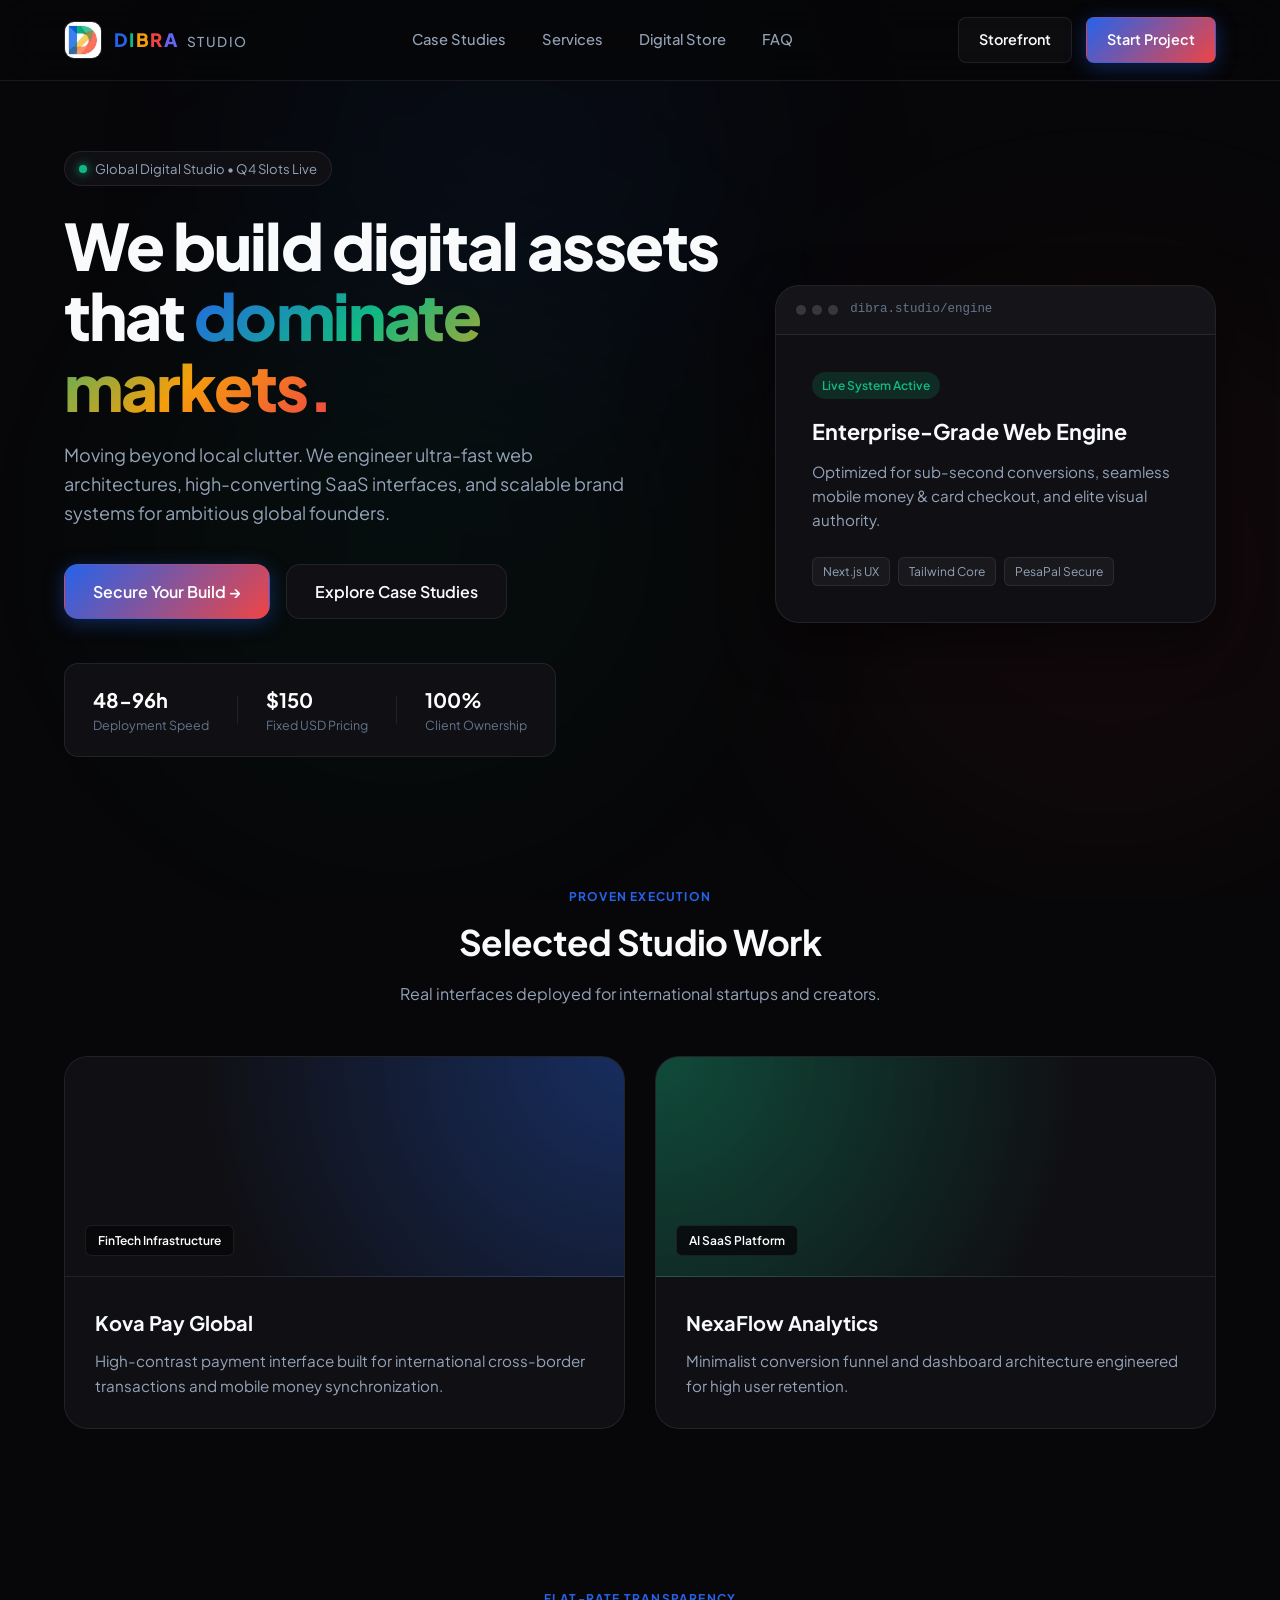
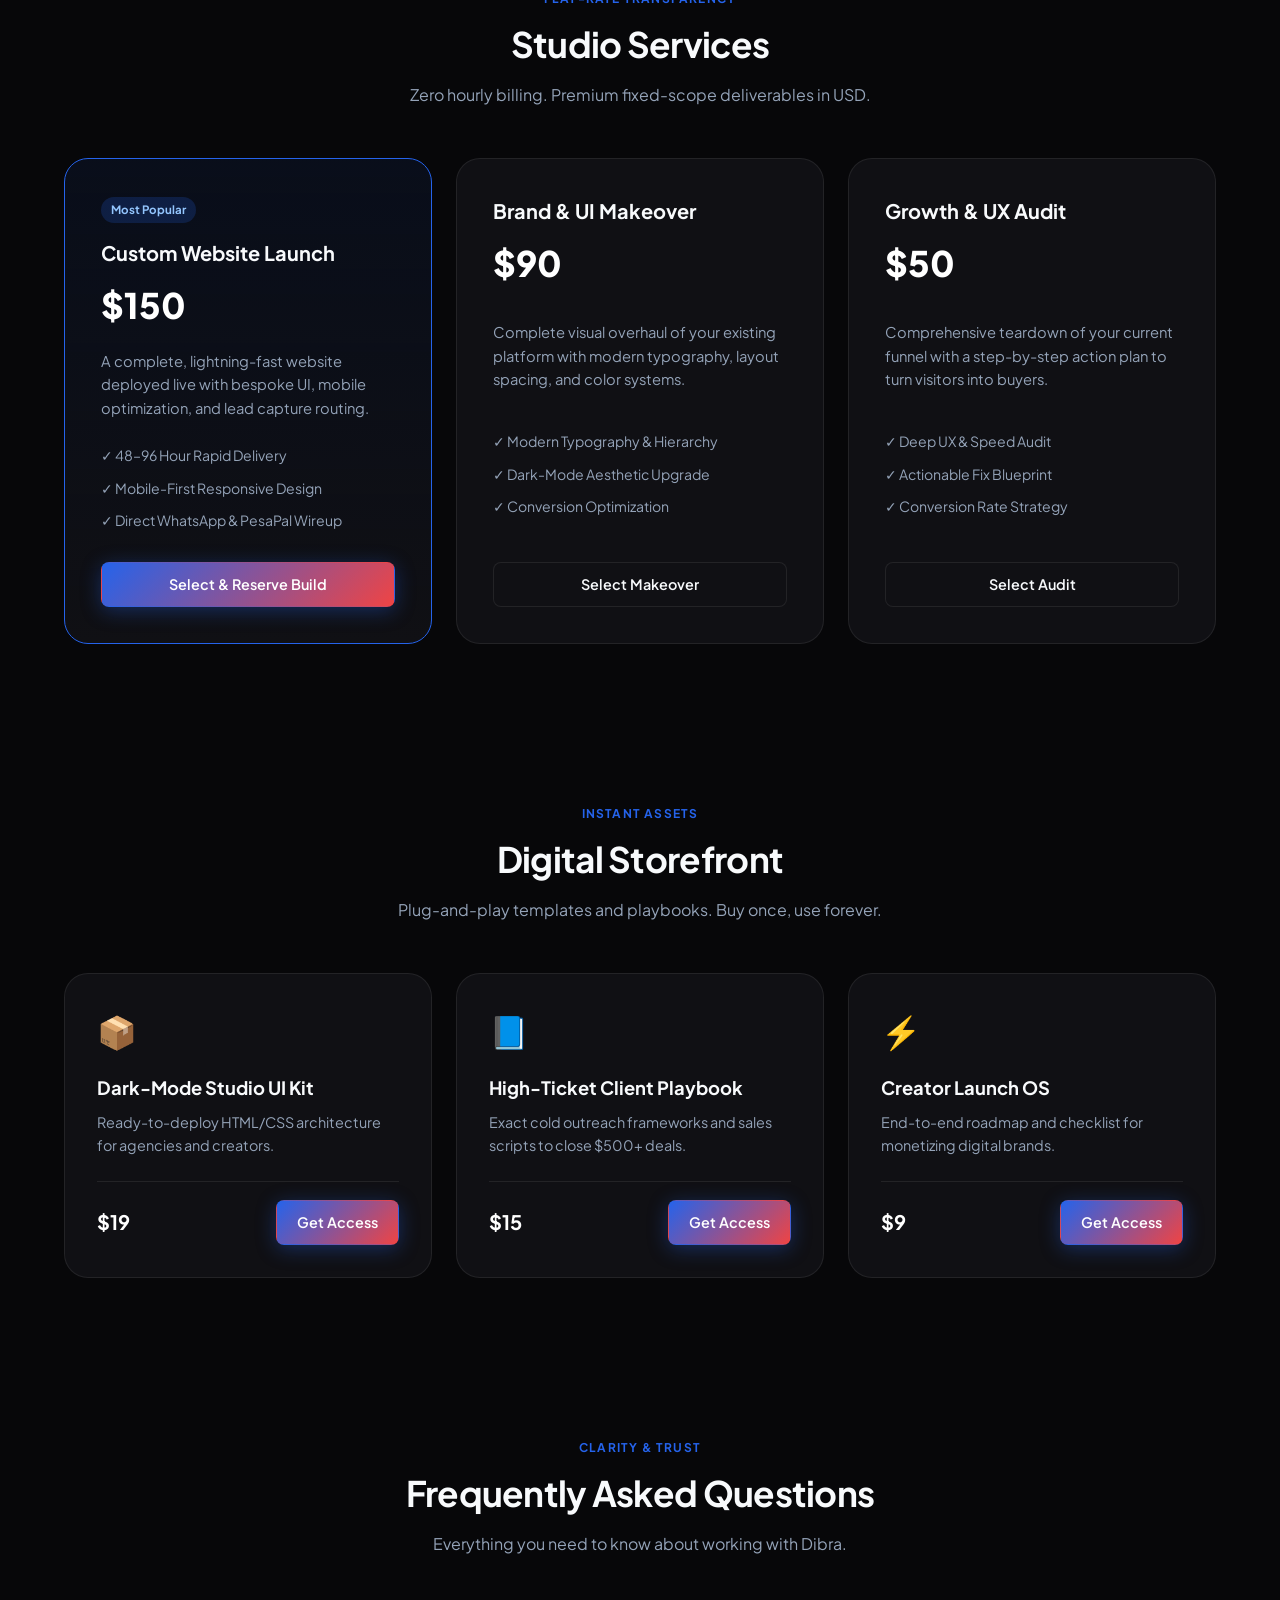
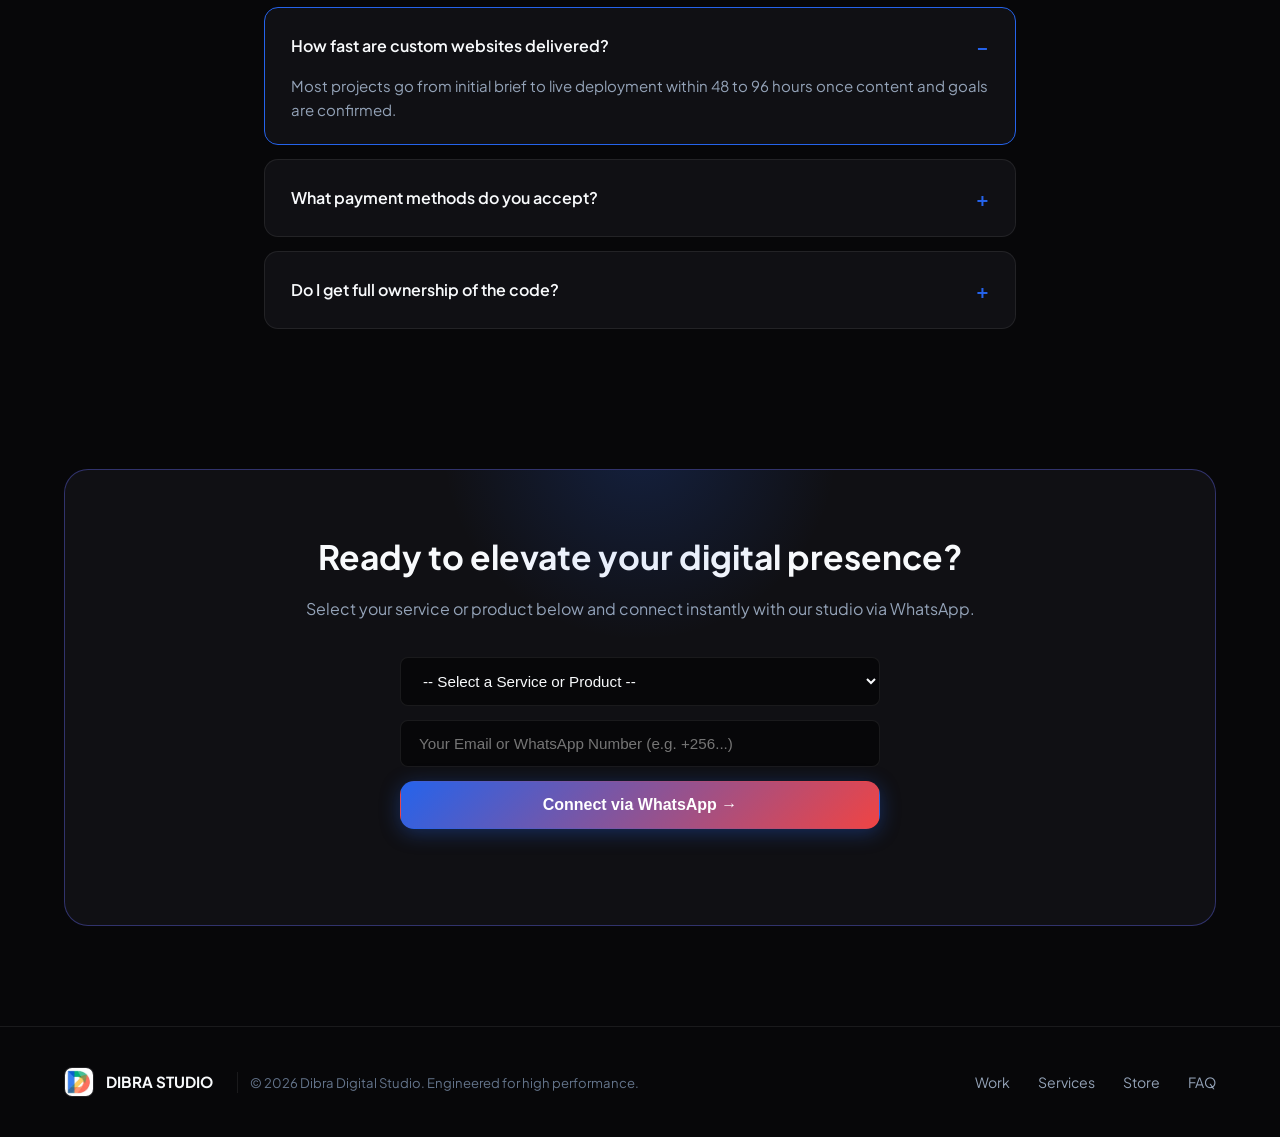
<file: index.html>
<!DOCTYPE html>
<html lang="en" class="scroll-smooth">
<head>
  <meta charset="UTF-8" />
  <meta name="viewport" content="width=device-width, initial-scale=1.0" />
  <meta name="google-site-verification" content="zFpDQ5dIq-72U4ELE1WVCYw-OJoLM57N2l23M0TVz68" />
  <title>DIBRA STUDIO — High-Converting Web Architecture & Digital Products</title>
  <meta name="description" content="Dibra Digital Studio crafts ultra-fast websites, brand systems, and plug-and-play digital kits engineered for conversion. Fixed USD pricing with 48–96h delivery." />
  <meta name="keywords" content="web design studio, SaaS landing page design, UI kit, digital storefront, custom website launch, Dibra Studio" />
  <meta name="robots" content="index, follow" />
  <link rel="canonical" href="https://dibra-site.xonearma.workers.dev/" />

  <!-- Google Tag Manager -->
  <script>
  (function(w,d,s,l,i){w[l]=w[l]||[];w[l].push({'gtm.start':
  new Date().getTime(),event:'gtm.js'});var f=d.getElementsByTagName(s)[0],
  j=d.createElement(s),dl=l!='dataLayer'?'&l='+l:'';j.async=true;j.src=
  'https://www.googletagmanager.com/gtm.js?id='+i+dl;f.parentNode.insertBefore(j,f);
  })(window,document,'script','dataLayer','GTM-T68ZVZ82');
  </script>
  <!-- End Google Tag Manager -->

  <!-- Google Analytics 4 -->
  <script async src="https://www.googletagmanager.com/gtag/js?id=G-DK89D9LPX7"></script>
  <script>
    window.dataLayer = window.dataLayer || [];
    function gtag(){dataLayer.push(arguments);}
    gtag('js', new Date());
    gtag('config', 'G-DK89D9LPX7');
  </script>
  <!-- End Google Analytics 4 -->

  <!-- Favicon (Uses your geometric D logo) -->
  <link rel="icon" type="image/jpeg" href="logo.jpg" />

  <!-- Open Graph / Social Sharing Previews (WhatsApp, LinkedIn, X) -->
  <meta property="og:type" content="website" />
  <meta property="og:url" content="https://dibra-site.xonearma.workers.dev/" />
  <meta property="og:title" content="DIBRA STUDIO — Digital Product & Web Studio" />
  <meta property="og:description" content="Ultra-fast web architectures, SaaS interfaces, and creator systems built for speed, authority, and revenue." />
  <meta property="og:image" content="https://dibra-site.xonearma.workers.dev/logo.jpg" />

  <!-- Twitter / X Card -->
  <meta name="twitter:card" content="summary_large_image" />
  <meta name="twitter:title" content="DIBRA STUDIO — Digital Product & Web Studio" />
  <meta name="twitter:description" content="High-converting websites & digital products with 48–96h rapid deployment." />
  <meta name="twitter:image" content="https://dibra-site.xonearma.workers.dev/logo.jpg" />

  <!-- Schema.org Structured Data for Google Rich Results -->
  <script type="application/ld+json">
  {
    "@context": "https://schema.org",
    "@type": "ProfessionalService",
    "name": "Dibra Digital Studio",
    "url": "https://dibra-site.xonearma.workers.dev/",
    "logo": "https://dibra-site.xonearma.workers.dev/logo.jpg",
    "description": "High-converting web architecture, brand systems, and digital products.",
    "priceRange": "$9 - $300"
  }
  </script>

  <link rel="preconnect" href="https://fonts.googleapis.com">
  <link rel="preconnect" href="https://fonts.gstatic.com" crossorigin>
  <link href="https://fonts.googleapis.com/css2?family=Plus+Jakarta+Sans:wght@400;500;600;700;800&display=swap" rel="stylesheet">
  <link rel="stylesheet" href="styles.css" />
</head>

<body>

  <!-- Google Tag Manager (noscript) -->
  <noscript>
    <iframe src="https://www.googletagmanager.com/ns.html?id=GTM-T68ZVZ82"
    height="0" width="0" style="display:none;visibility:hidden"></iframe>
  </noscript>
  <!-- End Google Tag Manager (noscript) -->

  <!-- Ambient Mesh Background -->
  <div class="mesh-bg" aria-hidden="true">
    <div class="mesh-ball ball-1"></div>
    <div class="mesh-ball ball-2"></div>
    <div class="mesh-ball ball-3"></div>
  </div>

  <!-- Modern Floating Header -->
  <header class="navbar" id="navbar">
    <div class="container nav-container">
      <a href="#" class="brand">
        <!-- Logo Image Integration -->
        <div class="brand-logo-wrap">
          <img src="logo.jpg" alt="Dibra Logo" class="brand-logo-img" />
        </div>
        <span class="brand-text">
          <span class="letter-d">D</span><span class="letter-i">I</span><span class="letter-b">B</span><span class="letter-r">R</span><span class="letter-a">A</span> <span class="brand-sub">STUDIO</span>
        </span>
      </a>

      <nav class="nav-links" id="nav-links" aria-label="Main Navigation">
        <a href="#work">Case Studies</a>
        <a href="#services">Services</a>
        <a href="#store">Digital Store</a>
        <a href="#faq">FAQ</a>
      </nav>

      <div class="nav-actions">
        <a href="#store" class="btn btn-glass">Storefront</a>
        <a href="#contact" class="btn btn-primary">Start Project</a>
        <button class="mobile-toggle" id="mobile-toggle" aria-label="Toggle Menu" aria-expanded="false">
          <span></span>
          <span></span>
          <span></span>
        </button>
      </div>
    </div>
  </header>

  <main>
    <!-- Hero Section -->
    <section class="hero-new">
      <div class="container hero-grid-layout">
        <div class="hero-content">
          <div class="pill-badge">
            <span class="badge-dot"></span>
            <span>Global Digital Studio • Q4 Slots Live</span>
          </div>

          <h1 class="hero-headline">
            We build digital assets that <span class="gradient-text">dominate markets.</span>
          </h1>

          <p class="hero-desc">
            Moving beyond local clutter. We engineer ultra-fast web architectures, high-converting SaaS interfaces, and scalable brand systems for ambitious global founders.
          </p>

          <div class="hero-action-row">
            <a href="#contact" class="btn btn-primary btn-xl">Secure Your Build →</a>
            <a href="#work" class="btn btn-outline btn-xl">Explore Case Studies</a>
          </div>

          <div class="hero-stats-row">
            <div class="stat-box">
              <span class="stat-num">48-96h</span>
              <span class="stat-lbl">Deployment Speed</span>
            </div>
            <div class="stat-sep"></div>
            <div class="stat-box">
              <span class="stat-num">$150</span>
              <span class="stat-lbl">Fixed USD Pricing</span>
            </div>
            <div class="stat-sep"></div>
            <div class="stat-box">
              <span class="stat-num">100%</span>
              <span class="stat-lbl">Client Ownership</span>
            </div>
          </div>
        </div>

        <!-- Interactive Visual Showcase Card -->
        <div class="hero-visual-card">
          <div class="visual-card-header">
            <div class="mac-dots"><span></span><span></span><span></span></div>
            <span class="url-bar">dibra.studio/engine</span>
          </div>
          <div class="visual-card-body">
            <div class="preview-hero-badge">Live System Active</div>
            <h3>Enterprise-Grade Web Engine</h3>
            <p>Optimized for sub-second conversions, seamless mobile money & card checkout, and elite visual authority.</p>
            <div class="mini-tags">
              <span>Next.js UX</span>
              <span>Tailwind Core</span>
              <span>PesaPal Secure</span>
            </div>
          </div>
        </div>
      </div>
    </section>

    <!-- Case Studies / Selected Work -->
    <section class="section-padded" id="work">
      <div class="container">
        <div class="section-title-wrap">
          <span class="section-tag">PROVEN EXECUTION</span>
          <h2>Selected Studio Work</h2>
          <p>Real interfaces deployed for international startups and creators.</p>
        </div>

        <div class="projects-grid">
          <div class="project-card">
            <div class="project-thumb thumb-1">
              <span class="project-tag">FinTech Infrastructure</span>
            </div>
            <div class="project-body">
              <h3>Kova Pay Global</h3>
              <p>High-contrast payment interface built for international cross-border transactions and mobile money synchronization.</p>
            </div>
          </div>

          <div class="project-card">
            <div class="project-thumb thumb-2">
              <span class="project-tag">AI SaaS Platform</span>
            </div>
            <div class="project-body">
              <h3>NexaFlow Analytics</h3>
              <p>Minimalist conversion funnel and dashboard architecture engineered for high user retention.</p>
            </div>
          </div>
        </div>
      </div>
    </section>

    <!-- Services & Pricing Section -->
    <section class="section-padded" id="services">
      <div class="container">
        <div class="section-title-wrap">
          <span class="section-tag">FLAT-RATE TRANSPARENCY</span>
          <h2>Studio Services</h2>
          <p>Zero hourly billing. Premium fixed-scope deliverables in USD.</p>
        </div>

        <div class="pricing-grid">
          <div class="price-card featured-highlight">
            <div class="price-header">
              <span class="card-badge-top">Most Popular</span>
              <h3>Custom Website Launch</h3>
              <div class="price-tag">$150</div>
            </div>
            <p>A complete, lightning-fast website deployed live with bespoke UI, mobile optimization, and lead capture routing.</p>
            <ul class="feature-checklist">
              <li>✓ 48–96 Hour Rapid Delivery</li>
              <li>✓ Mobile-First Responsive Design</li>
              <li>✓ Direct WhatsApp & PesaPal Wireup</li>
            </ul>
            <a href="#contact" class="btn btn-primary select-service" data-service="Custom Website Launch ($150)">Select & Reserve Build</a>
          </div>

          <div class="price-card">
            <div class="price-header">
              <h3>Brand & UI Makeover</h3>
              <div class="price-tag">$90</div>
            </div>
            <p>Complete visual overhaul of your existing platform with modern typography, layout spacing, and color systems.</p>
            <ul class="feature-checklist">
              <li>✓ Modern Typography & Hierarchy</li>
              <li>✓ Dark-Mode Aesthetic Upgrade</li>
              <li>✓ Conversion Optimization</li>
            </ul>
            <a href="#contact" class="btn btn-outline select-service" data-service="Brand & UI Makeover ($90)">Select Makeover</a>
          </div>

          <div class="price-card">
            <div class="price-header">
              <h3>Growth & UX Audit</h3>
              <div class="price-tag">$50</div>
            </div>
            <p>Comprehensive teardown of your current funnel with a step-by-step action plan to turn visitors into buyers.</p>
            <ul class="feature-checklist">
              <li>✓ Deep UX & Speed Audit</li>
              <li>✓ Actionable Fix Blueprint</li>
              <li>✓ Conversion Rate Strategy</li>
            </ul>
            <a href="#contact" class="btn btn-outline select-service" data-service="Conversion & UX Audit ($50)">Select Audit</a>
          </div>
        </div>
      </div>
    </section>

    <!-- Digital Storefront Section -->
    <section class="section-padded" id="store">
      <div class="container">
        <div class="section-title-wrap">
          <span class="section-tag">INSTANT ASSETS</span>
          <h2>Digital Storefront</h2>
          <p>Plug-and-play templates and playbooks. Buy once, use forever.</p>
        </div>

        <div class="store-grid">
          <div class="store-card">
            <div class="store-icon">📦</div>
            <h3>Dark-Mode Studio UI Kit</h3>
            <p>Ready-to-deploy HTML/CSS architecture for agencies and creators.</p>
            <div class="store-footer">
              <span class="item-price">$19</span>
              <a href="#contact" class="btn btn-primary select-service" data-service="Digital Product: Dark-Mode Studio UI Kit ($19)">Get Access</a>
            </div>
          </div>

          <div class="store-card">
            <div class="store-icon">📘</div>
            <h3>High-Ticket Client Playbook</h3>
            <p>Exact cold outreach frameworks and sales scripts to close $500+ deals.</p>
            <div class="store-footer">
              <span class="item-price">$15</span>
              <a href="#contact" class="btn btn-primary select-service" data-service="Digital Product: High-Ticket Client Playbook ($15)">Get Access</a>
            </div>
          </div>

          <div class="store-card">
            <div class="store-icon">⚡</div>
            <h3>Creator Launch OS</h3>
            <p>End-to-end roadmap and checklist for monetizing digital brands.</p>
            <div class="store-footer">
              <span class="item-price">$9</span>
              <a href="#contact" class="btn btn-primary select-service" data-service="Digital Product: Creator Launch OS ($9)">Get Access</a>
            </div>
          </div>
        </div>
      </div>
    </section>

    <!-- FAQ Accordion Section -->
    <section class="section-padded" id="faq">
      <div class="container" style="max-width: 800px;">
        <div class="section-title-wrap">
          <span class="section-tag">CLARITY & TRUST</span>
          <h2>Frequently Asked Questions</h2>
          <p>Everything you need to know about working with Dibra.</p>
        </div>

        <div class="faq-stack">
          <details class="faq-box" open>
            <summary>How fast are custom websites delivered?</summary>
            <p>Most projects go from initial brief to live deployment within 48 to 96 hours once content and goals are confirmed.</p>
          </details>
          <details class="faq-box">
            <summary>What payment methods do you accept?</summary>
            <p>We accept secure payments via PesaPal (supporting MTN & Airtel Mobile Money as well as global Visa/Mastercard cards).</p>
          </details>
          <details class="faq-box">
            <summary>Do I get full ownership of the code?</summary>
            <p>100%. You receive complete ownership of all repositories and assets with zero monthly platform lock-ins.</p>
          </details>
        </div>
      </div>
    </section>

    <!-- Conversion Booking Section -->
    <section class="cta-section" id="contact">
      <div class="container">
        <div class="cta-card-modern">
          <div class="cta-glow"></div>
          <h2>Ready to elevate your digital presence?</h2>
          <p>Select your service or product below and connect instantly with our studio via WhatsApp.</p>

          <form class="cta-form-modern" id="order-form">
            <select id="selected-item" required class="form-input-box">
              <option value="" disabled selected>-- Select a Service or Product --</option>
              <optgroup label="Studio Services">
                <option value="Custom Website Launch ($150)">Custom Website Launch — $150</option>
                <option value="Brand & UI Makeover ($90)">Brand & UI Makeover — $90</option>
                <option value="Conversion & UX Audit ($50)">Conversion & UX Audit — $50</option>
              </optgroup>
              <optgroup label="Digital Storefront">
                <option value="Digital Product: Dark-Mode Studio UI Kit ($19)">Dark-Mode Studio UI Kit — $19</option>
                <option value="Digital Product: High-Ticket Client Playbook ($15)">High-Ticket Client Playbook — $15</option>
                <option value="Digital Product: Creator Launch OS ($9)">Creator Launch OS — $9</option>
              </optgroup>
            </select>

            <input type="text" id="client-contact" class="form-input-box" placeholder="Your Email or WhatsApp Number (e.g. +256...)" required />

            <button type="submit" class="btn btn-primary btn-xl" style="width: 100%;">Connect via WhatsApp →</button>
          </form>
          <p class="form-feedback" id="form-feedback" role="status" aria-live="polite"></p>
        </div>
      </div>
    </section>
  </main>

  <!-- Modern Footer -->
  <footer class="footer-modern">
    <div class="container footer-flex">
      <div class="footer-brand-info">
        <div class="brand-logo-wrap small">
          <img src="logo.jpg" alt="Dibra Logo" class="brand-logo-img" />
        </div>
        <span>DIBRA STUDIO</span>
        <p>© 2026 Dibra Digital Studio. Engineered for high performance.</p>
      </div>
      <div class="footer-nav-links">
        <a href="#work">Work</a>
        <a href="#services">Services</a>
        <a href="#store">Store</a>
        <a href="#faq">FAQ</a>
      </div>
    </div>
  </footer>

  <script src="app.js"></script>
</body>
</html>
</file>
<file: styles.css>
/* Modern Design Tokens */
:root {
  --bg-dark: #070709;
  --bg-surface: #101014;
  --bg-surface-hover: #16161c;
  --border-color: rgba(255, 255, 255, 0.08);
  --border-glow: rgba(99, 102, 241, 0.4);
  
  --text-main: #f8fafc;
  --text-muted: #94a3b8;
  --text-dim: #64748b;
  
  /* Logo Color Palette */
  --logo-blue: #2563eb;
  --logo-green: #10b981;
  --logo-yellow: #f59e0b;
  --logo-coral: #ef4444;
  
  --accent-indigo: #6366f1;
  --success-green: #10b981;
  
  --radius-sm: 8px;
  --radius-md: 14px;
  --radius-lg: 24px;
  --transition: all 0.3s cubic-bezier(0.16, 1, 0.3, 1);
}

*, *::before, *::after {
  box-sizing: border-box;
  margin: 0;
  padding: 0;
}

html {
  scroll-behavior: smooth;
  scroll-padding-top: 96px;
}

body {
  font-family: 'Plus Jakarta Sans', -apple-system, BlinkMacSystemFont, sans-serif;
  background-color: var(--bg-dark);
  color: var(--text-main);
  line-height: 1.6;
  overflow-x: hidden;
  -webkit-font-smoothing: antialiased;
}

.container {
  width: 100%;
  max-width: 1200px;
  margin: 0 auto;
  padding: 0 24px;
}

/* Ambient Mesh Background */
.mesh-bg {
  position: fixed;
  top: 0;
  left: 0;
  width: 100vw;
  height: 100vh;
  overflow: hidden;
  pointer-events: none;
  z-index: -1;
  opacity: 0.4;
}

.mesh-ball {
  position: absolute;
  border-radius: 50%;
  filter: blur(120px);
}

.ball-1 {
  top: -10%;
  left: 20%;
  width: 500px;
  height: 500px;
  background: rgba(37, 99, 235, 0.15);
}

.ball-2 {
  top: 30%;
  right: -10%;
  width: 600px;
  height: 600px;
  background: rgba(239, 68, 68, 0.12);
}

.ball-3 {
  bottom: 10%;
  left: 10%;
  width: 550px;
  height: 550px;
  background: rgba(16, 185, 129, 0.1);
}

/* Navbar */
.navbar {
  position: sticky;
  top: 0;
  z-index: 100;
  background: rgba(7, 7, 9, 0.85);
  backdrop-filter: blur(20px);
  border-bottom: 1px solid var(--border-color);
}

.nav-container {
  display: flex;
  align-items: center;
  justify-content: space-between;
  height: 80px;
}

.brand {
  display: flex;
  align-items: center;
  gap: 12px;
  text-decoration: none;
}

.brand-logo-wrap {
  width: 38px;
  height: 38px;
  border-radius: 10px;
  overflow: hidden;
  background: var(--bg-surface);
  border: 1px solid var(--border-color);
  display: flex;
  align-items: center;
  justify-content: center;
}

.brand-logo-wrap.small {
  width: 30px;
  height: 30px;
  border-radius: 8px;
}

.brand-logo-img {
  width: 100%;
  height: 100%;
  object-fit: cover;
}

.brand-text {
  font-weight: 800;
  font-size: 1.15rem;
  letter-spacing: 0.08em;
  color: #fff;
}

/* Multi-colored brand letters matching logo geometry */
.letter-d { color: var(--logo-blue); }
.letter-i { color: var(--logo-green); }
.letter-b { color: var(--logo-yellow); }
.letter-r { color: var(--logo-coral); }
.letter-a { color: var(--accent-indigo); }

.brand-sub {
  color: var(--text-muted);
  font-weight: 500;
  font-size: 0.85rem;
  margin-left: 4px;
}

.nav-links {
  display: flex;
  gap: 36px;
}

.nav-links a {
  color: var(--text-muted);
  text-decoration: none;
  font-size: 0.92rem;
  font-weight: 500;
  transition: var(--transition);
}

.nav-links a:hover {
  color: #fff;
}

.nav-actions {
  display: flex;
  align-items: center;
  gap: 14px;
}

/* Buttons */
.btn {
  display: inline-flex;
  align-items: center;
  justify-content: center;
  padding: 10px 20px;
  border-radius: var(--radius-sm);
  font-size: 0.9rem;
  font-weight: 600;
  text-decoration: none;
  cursor: pointer;
  border: 1px solid transparent;
  transition: var(--transition);
}

.btn-xl {
  padding: 14px 28px;
  font-size: 1rem;
  border-radius: var(--radius-md);
}

.btn-primary {
  background: linear-gradient(135deg, var(--logo-blue), var(--logo-coral));
  color: #fff;
  box-shadow: 0 4px 20px rgba(37, 99, 235, 0.35);
}

.btn-primary:hover {
  transform: translateY(-2px);
  box-shadow: 0 6px 25px rgba(239, 68, 68, 0.4);
}

.btn-glass {
  background: rgba(255, 255, 255, 0.03);
  color: var(--text-main);
  border: 1px solid var(--border-color);
}

.btn-glass:hover {
  background: rgba(255, 255, 255, 0.07);
}

.btn-outline {
  background: var(--bg-surface);
  color: var(--text-main);
  border-color: var(--border-color);
}

.btn-outline:hover {
  background: var(--bg-surface-hover);
  border-color: rgba(255, 255, 255, 0.2);
}

/* Mobile Toggle */
.mobile-toggle {
  display: none;
  flex-direction: column;
  gap: 5px;
  background: none;
  border: none;
  cursor: pointer;
  padding: 6px;
}

.mobile-toggle span {
  width: 24px;
  height: 2px;
  background: #fff;
  transition: var(--transition);
}

/* Hero Section */
.hero-new {
  padding: 70px 0 50px;
}

.hero-grid-layout {
  display: grid;
  grid-template-columns: 1.2fr 0.8fr;
  gap: 50px;
  align-items: center;
}

.pill-badge {
  display: inline-flex;
  align-items: center;
  gap: 8px;
  padding: 6px 14px;
  border-radius: 999px;
  background: var(--bg-surface);
  border: 1px solid var(--border-color);
  font-size: 0.82rem;
  color: var(--text-muted);
  margin-bottom: 24px;
}

.badge-dot {
  width: 8px;
  height: 8px;
  border-radius: 50%;
  background: var(--success-green);
  box-shadow: 0 0 10px var(--success-green);
}

.hero-headline {
  font-size: clamp(2.5rem, 5vw, 4.2rem);
  font-weight: 800;
  line-height: 1.1;
  letter-spacing: -0.03em;
  margin-bottom: 20px;
}

.gradient-text {
  background: linear-gradient(135deg, var(--logo-blue) 0%, var(--logo-green) 35%, var(--logo-yellow) 70%, var(--logo-coral) 100%);
  -webkit-background-clip: text;
  -webkit-text-fill-color: transparent;
}

.hero-desc {
  font-size: 1.125rem;
  color: var(--text-muted);
  margin-bottom: 36px;
  max-width: 560px;
}

.hero-action-row {
  display: flex;
  gap: 16px;
  margin-bottom: 44px;
  flex-wrap: wrap;
}

.hero-stats-row {
  display: flex;
  align-items: center;
  gap: 28px;
  padding: 20px 28px;
  background: var(--bg-surface);
  border: 1px solid var(--border-color);
  border-radius: var(--radius-md);
  width: fit-content;
}

.stat-box {
  display: flex;
  flex-direction: column;
}

.stat-num {
  font-size: 1.25rem;
  font-weight: 700;
  color: #fff;
}

.stat-lbl {
  font-size: 0.78rem;
  color: var(--text-dim);
}

.stat-sep {
  width: 1px;
  height: 28px;
  background: var(--border-color);
}

/* Visual Card Widget */
.hero-visual-card {
  background: var(--bg-surface);
  border: 1px solid var(--border-color);
  border-radius: var(--radius-lg);
  overflow: hidden;
  box-shadow: 0 20px 50px rgba(0, 0, 0, 0.5);
  transition: var(--transition);
}

.hero-visual-card:hover {
  border-color: var(--border-glow);
}

.visual-card-header {
  background: rgba(255, 255, 255, 0.02);
  padding: 14px 20px;
  border-bottom: 1px solid var(--border-color);
  display: flex;
  align-items: center;
  gap: 12px;
}

.mac-dots {
  display: flex;
  gap: 6px;
}

.mac-dots span {
  width: 10px;
  height: 10px;
  border-radius: 50%;
  background: rgba(255, 255, 255, 0.15);
}

.url-bar {
  font-size: 0.78rem;
  color: var(--text-dim);
  font-family: monospace;
}

.visual-card-body {
  padding: 36px;
}

.preview-hero-badge {
  display: inline-block;
  font-size: 0.75rem;
  font-weight: 600;
  padding: 4px 10px;
  border-radius: 99px;
  background: rgba(16, 185, 129, 0.15);
  color: var(--success-green);
  margin-bottom: 16px;
}

.visual-card-body h3 {
  font-size: 1.35rem;
  margin-bottom: 10px;
}

.visual-card-body p {
  color: var(--text-muted);
  font-size: 0.95rem;
  margin-bottom: 24px;
}

.mini-tags {
  display: flex;
  gap: 8px;
  flex-wrap: wrap;
}

.mini-tags span {
  font-size: 0.75rem;
  padding: 4px 10px;
  border-radius: 6px;
  background: rgba(255, 255, 255, 0.04);
  border: 1px solid var(--border-color);
  color: var(--text-muted);
}

/* Sections General */
.section-padded {
  padding: 80px 0;
}

.section-title-wrap {
  text-align: center;
  max-width: 600px;
  margin: 0 auto 50px;
}

.section-tag {
  font-size: 0.75rem;
  font-weight: 700;
  letter-spacing: 0.1em;
  color: var(--logo-blue);
  text-transform: uppercase;
  margin-bottom: 8px;
  display: block;
}

.section-title-wrap h2 {
  font-size: 2.2rem;
  font-weight: 700;
  letter-spacing: -0.02em;
  margin-bottom: 10px;
}

.section-title-wrap p {
  color: var(--text-muted);
}

/* Projects Grid */
.projects-grid {
  display: grid;
  grid-template-columns: repeat(2, 1fr);
  gap: 30px;
}

.project-card {
  background: var(--bg-surface);
  border: 1px solid var(--border-color);
  border-radius: var(--radius-lg);
  overflow: hidden;
  transition: var(--transition);
}

.project-card:hover {
  border-color: var(--border-glow);
  transform: translateY(-4px);
}

.project-thumb {
  height: 220px;
  padding: 20px;
  display: flex;
  align-items: flex-end;
  border-bottom: 1px solid var(--border-color);
}

.thumb-1 {
  background: radial-gradient(circle at top right, rgba(37, 99, 235, 0.35), var(--bg-surface) 70%);
}

.thumb-2 {
  background: radial-gradient(circle at top left, rgba(16, 185, 129, 0.35), var(--bg-surface) 70%);
}

.project-tag {
  font-size: 0.75rem;
  font-weight: 600;
  padding: 5px 12px;
  border-radius: 6px;
  background: rgba(7, 7, 9, 0.8);
  border: 1px solid var(--border-color);
  color: #fff;
}

.project-body {
  padding: 30px;
}

.project-body h3 {
  font-size: 1.25rem;
  margin-bottom: 10px;
}

.project-body p {
  color: var(--text-muted);
  font-size: 0.95rem;
}

/* Pricing Grid */
.pricing-grid {
  display: grid;
  grid-template-columns: repeat(3, 1fr);
  gap: 24px;
}

.price-card {
  background: var(--bg-surface);
  border: 1px solid var(--border-color);
  border-radius: var(--radius-lg);
  padding: 36px;
  display: flex;
  flex-direction: column;
  justify-content: space-between;
  transition: var(--transition);
}

.price-card:hover {
  border-color: rgba(255, 255, 255, 0.2);
  transform: translateY(-4px);
}

.featured-highlight {
  border-color: var(--logo-blue);
  background: linear-gradient(180deg, rgba(37, 99, 235, 0.08) 0%, var(--bg-surface) 100%);
}

.card-badge-top {
  display: inline-block;
  font-size: 0.72rem;
  font-weight: 700;
  padding: 4px 10px;
  border-radius: 99px;
  background: rgba(37, 99, 235, 0.2);
  color: #93c5fd;
  margin-bottom: 14px;
}

.price-header h3 {
  font-size: 1.25rem;
  margin-bottom: 8px;
}

.price-tag {
  font-size: 2.2rem;
  font-weight: 800;
  color: #fff;
  margin-bottom: 16px;
}

.price-card p {
  color: var(--text-muted);
  font-size: 0.92rem;
  margin-bottom: 24px;
}

.feature-checklist {
  list-style: none;
  margin-bottom: 30px;
  display: flex;
  flex-direction: column;
  gap: 10px;
}

.feature-checklist li {
  font-size: 0.88rem;
  color: var(--text-muted);
}

/* Store Grid */
.store-grid {
  display: grid;
  grid-template-columns: repeat(3, 1fr);
  gap: 24px;
}

.store-card {
  background: var(--bg-surface);
  border: 1px solid var(--border-color);
  border-radius: var(--radius-lg);
  padding: 32px;
  display: flex;
  flex-direction: column;
  justify-content: space-between;
  transition: var(--transition);
}

.store-card:hover {
  border-color: var(--border-glow);
  transform: translateY(-4px);
}

.store-icon {
  font-size: 2rem;
  margin-bottom: 16px;
}

.store-card h3 {
  font-size: 1.15rem;
  margin-bottom: 8px;
}

.store-card p {
  color: var(--text-muted);
  font-size: 0.9rem;
  margin-bottom: 24px;
}

.store-footer {
  display: flex;
  align-items: center;
  justify-content: space-between;
  border-top: 1px solid var(--border-color);
  padding-top: 18px;
}

.item-price {
  font-size: 1.25rem;
  font-weight: 700;
  color: #fff;
}

/* FAQ Accordion */
.faq-stack {
  display: flex;
  flex-direction: column;
  gap: 14px;
}

.faq-box {
  background: var(--bg-surface);
  border: 1px solid var(--border-color);
  border-radius: var(--radius-md);
  padding: 22px 26px;
  transition: var(--transition);
}

.faq-box[open] {
  border-color: var(--logo-blue);
}

.faq-box summary {
  font-weight: 600;
  font-size: 1rem;
  cursor: pointer;
  list-style: none;
  display: flex;
  justify-content: space-between;
  align-items: center;
}

.faq-box summary::-webkit-details-marker {
  display: none;
}

.faq-box summary::after {
  content: "+";
  font-size: 1.25rem;
  color: var(--logo-blue);
}

.faq-box[open] summary::after {
  content: "−";
}

.faq-box p {
  margin-top: 12px;
  color: var(--text-muted);
  font-size: 0.94rem;
}

/* CTA Modern Banner */
.cta-section {
  padding: 60px 0 100px;
}

.cta-card-modern {
  position: relative;
  background: var(--bg-surface);
  border: 1px solid var(--border-glow);
  border-radius: var(--radius-lg);
  padding: 60px 30px;
  text-align: center;
  overflow: hidden;
}

.cta-glow {
  position: absolute;
  top: -50%;
  left: 50%;
  transform: translateX(-50%);
  width: 400px;
  height: 400px;
  background: radial-gradient(circle, rgba(37, 99, 235, 0.2) 0%, transparent 70%);
  pointer-events: none;
}

.cta-card-modern h2 {
  font-size: 2.1rem;
  margin-bottom: 12px;
}

.cta-card-modern p {
  color: var(--text-muted);
  margin-bottom: 36px;
}

.cta-form-modern {
  display: flex;
  flex-direction: column;
  gap: 14px;
  max-width: 480px;
  margin: 0 auto;
}

.form-input-box {
  width: 100%;
  padding: 14px 18px;
  border-radius: var(--radius-sm);
  border: 1px solid var(--border-color);
  background: var(--bg-dark);
  color: var(--text-main);
  font-size: 0.95rem;
  outline: none;
  transition: var(--transition);
  cursor: pointer;
}

.form-input-box:focus {
  border-color: var(--logo-blue);
}

.form-feedback {
  margin-top: 14px;
  font-size: 0.88rem;
  color: var(--success-green);
}

/* Footer Modern */
.footer-modern {
  border-top: 1px solid var(--border-color);
  padding: 40px 0;
}

.footer-flex {
  display: flex;
  justify-content: space-between;
  align-items: center;
  flex-wrap: wrap;
  gap: 20px;
}

.footer-brand-info {
  display: flex;
  align-items: center;
  gap: 12px;
}

.footer-brand-info span {
  font-weight: 700;
  font-size: 0.95rem;
}

.footer-brand-info p {
  font-size: 0.82rem;
  color: var(--text-dim);
  margin-left: 12px;
  border-left: 1px solid var(--border-color);
  padding-left: 12px;
}

.footer-nav-links {
  display: flex;
  gap: 28px;
}

.footer-nav-links a {
  color: var(--text-muted);
  text-decoration: none;
  font-size: 0.88rem;
}

.footer-nav-links a:hover {
  color: #fff;
}

/* Responsive Media Queries */
@media (max-width: 960px) {
  .hero-grid-layout {
    grid-template-columns: 1fr;
    gap: 40px;
  }
  .pricing-grid, .store-grid, .projects-grid {
    grid-template-columns: 1fr;
  }
  .nav-links, .nav-actions .btn-glass {
    display: none;
  }
  .nav-links.active {
    display: flex;
    flex-direction: column;
    position: absolute;
    top: 80px;
    left: 0;
    right: 0;
    background: var(--bg-dark);
    padding: 24px;
    border-bottom: 1px solid var(--border-color);
  }
  .mobile-toggle {
    display: flex;
  }
}
</file>
